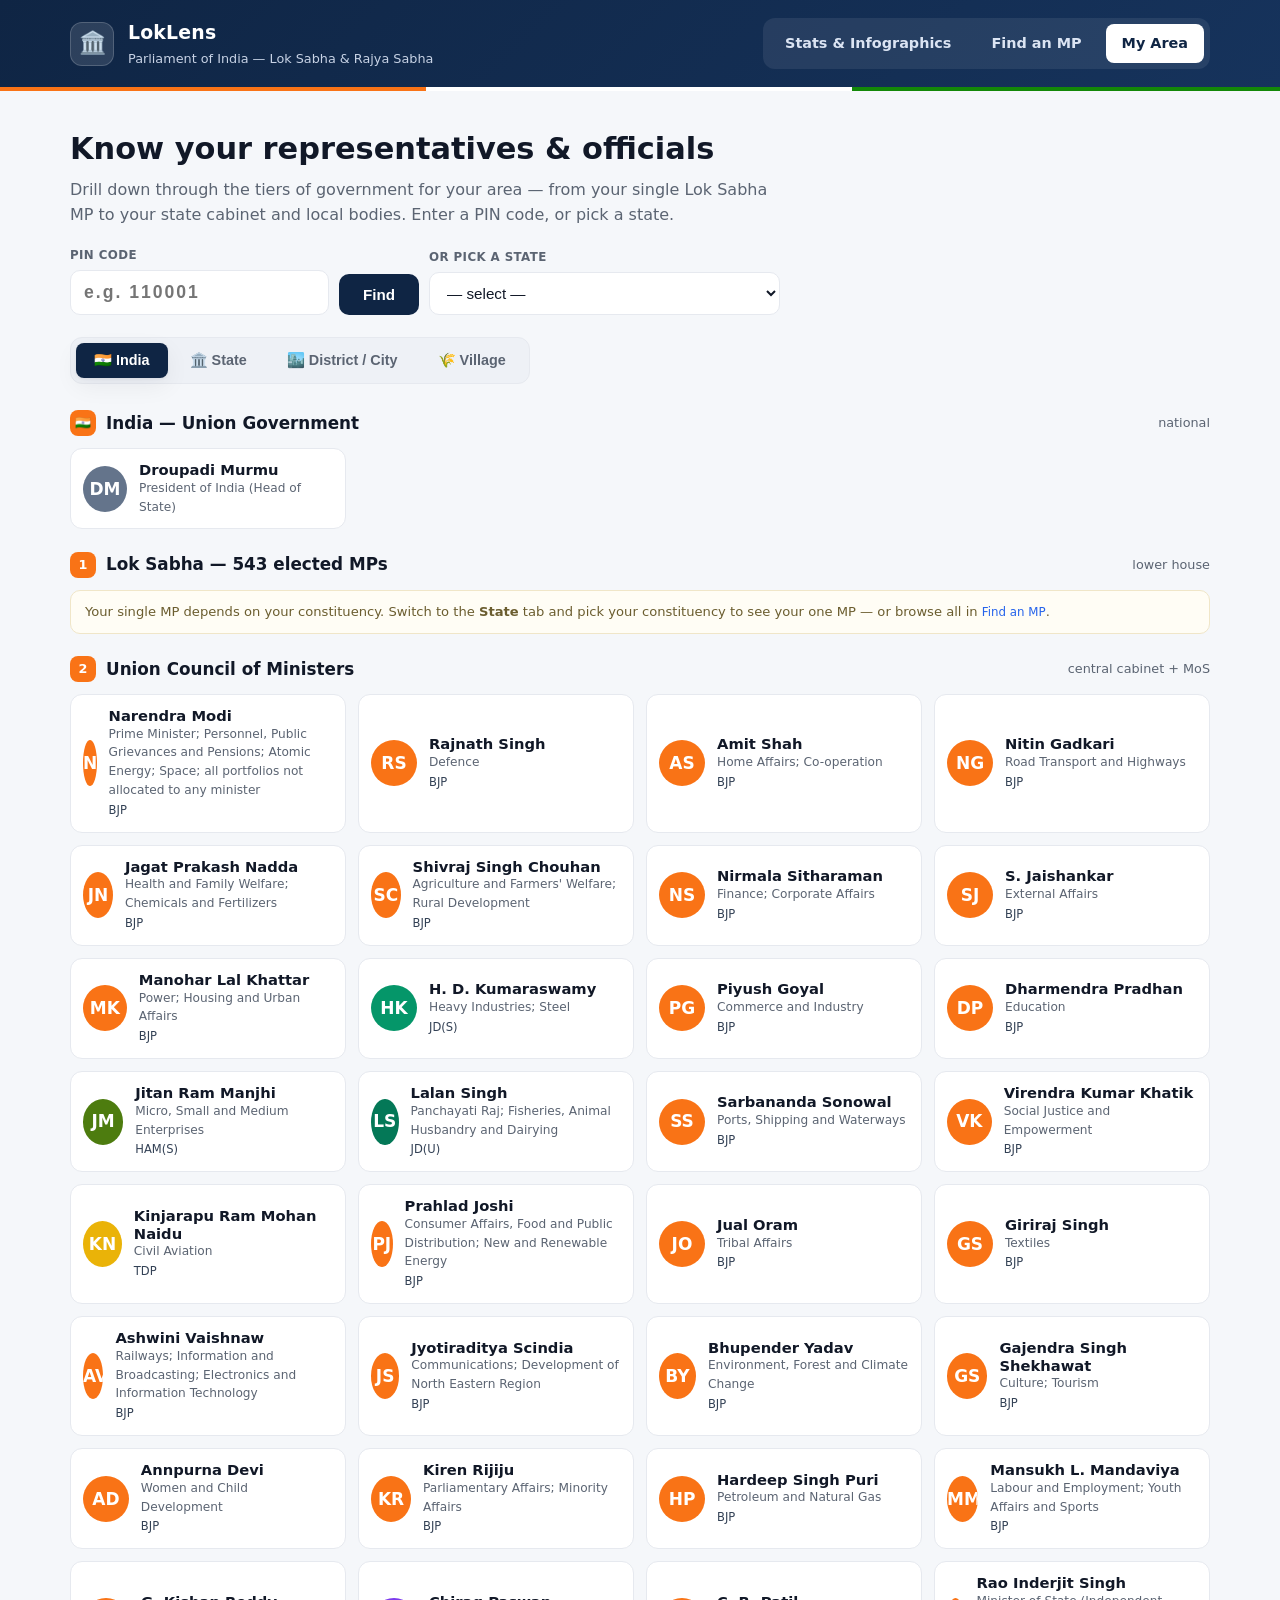
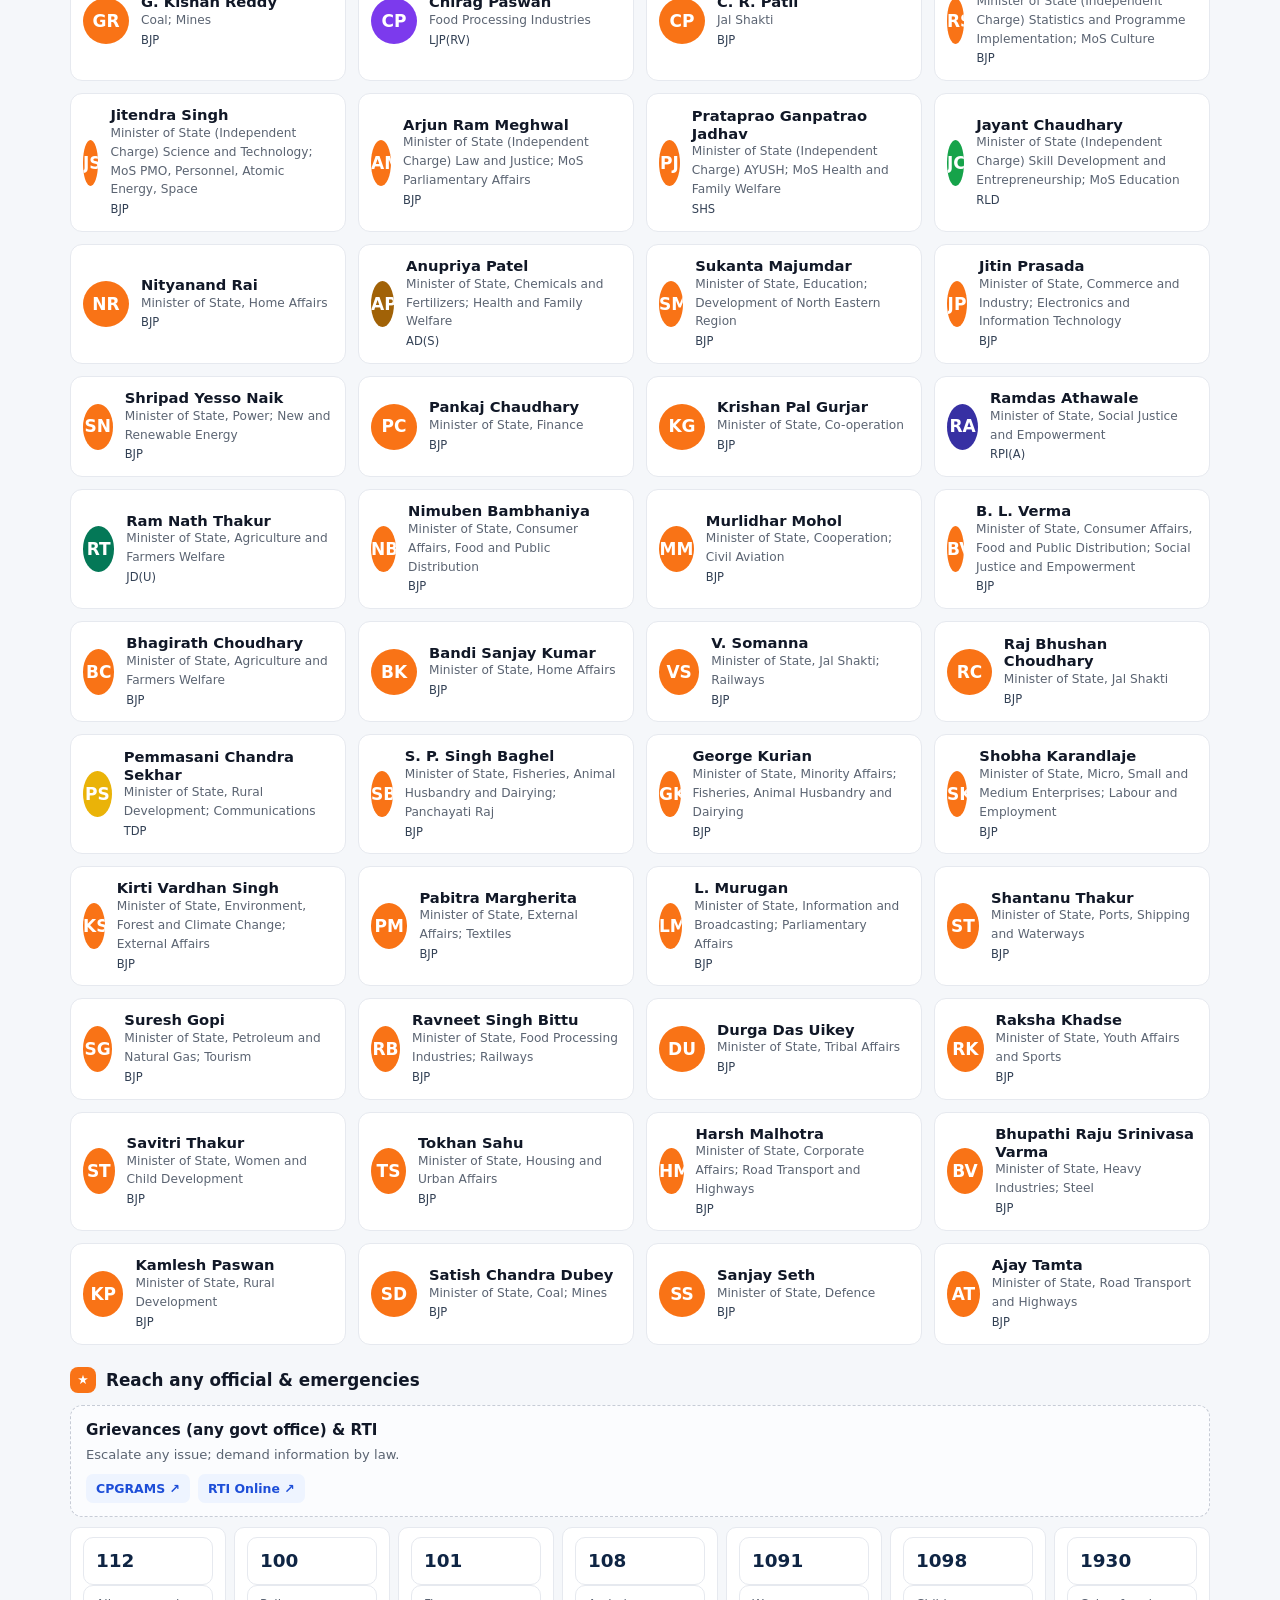
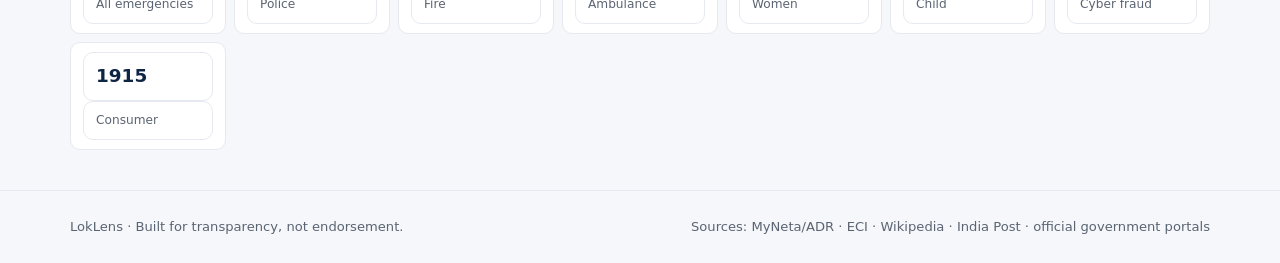
<file: area.html>
<!DOCTYPE html>
<html lang="en">
<head>
<meta charset="UTF-8">
<meta name="viewport" content="width=device-width, initial-scale=1.0">
<title>My Area — Know Your Representatives | LokLens</title>
<link rel="stylesheet" href="styles.css">
</head>
<body>
<header class="site-head">
  <div class="wrap">
    <div class="brand"><div class="emblem">🏛️</div>
      <div><h1>LokLens</h1><p>Parliament of India — Lok Sabha &amp; Rajya Sabha</p></div>
    </div>
    <nav class="tabs">
      <a href="index.html">Stats &amp; Infographics</a>
      <a href="mps.html">Find an MP</a>
      <a href="area.html" class="active">My Area</a>
    </nav>
  </div>
</header>

<main class="wrap">
  <section class="hero">
    <h2>Know your representatives &amp; officials</h2>
    <p>Drill down through the tiers of government for your area — from your single Lok Sabha MP to your
       state cabinet and local bodies. Enter a PIN code, or pick a state.</p>
    <div class="pin-search">
      <div><label class="fl">PIN code</label><input type="text" id="pin" inputmode="numeric" maxlength="6" placeholder="e.g. 110001"></div>
      <button class="pin-btn" id="go">Find</button>
      <div><label class="fl">or pick a state</label><select id="stateSel" style="min-width:220px"></select></div>
    </div>
    <p class="pin-eg" id="msg"></p>
    <div class="loc-card" id="locCard" style="display:none"></div>
  </section>

  <div class="house-toggle" id="levelNav" style="margin-top:6px">
    <button data-lvl="india" class="active">🇮🇳 India</button>
    <button data-lvl="state">🏛️ State</button>
    <button data-lvl="district">🏙️ District / City</button>
    <button data-lvl="village">🌾 Village</button>
  </div>

  <div id="results"></div>
</main>

<footer class="site-foot"><div class="wrap">
  <span>LokLens · Built for transparency, not endorsement.</span>
  <span>Sources: MyNeta/ADR · ECI · Wikipedia · India Post · official government portals</span>
</div></footer>

<script src="data_full.js"></script>
<script src="governance.js"></script>
<script src="ministers.js"></script>
<script src="mla.js"></script>
<script src="acmap.js"></script>
<script src="pins.js"></script>
<script src="photos.js"></script>
<script src="common.js"></script>
<script>
const results=document.getElementById("results"), msg=document.getElementById("msg");
const stateKey=s=>(s||"").toLowerCase().replace(/&/g,"and").replace(/[^a-z]/g,"");
const cur={level:"india", state:"", district:"", pin:""};

const allStates=[...new Set(MPS.map(m=>m.state))].filter(s=>s&&s!=="Nominated").sort();
document.getElementById("stateSel").innerHTML='<option value="">— select —</option>'+allStates.map(s=>`<option>${s}</option>`).join("");

function matchStateName(name){
  const k=stateKey(name);
  return allStates.find(s=>stateKey(s)===k) || allStates.find(s=>stateKey(s).includes(k)||k.includes(stateKey(s))) || name;
}
function govOf(state){ const k=stateKey(state); return GOVERNANCE.find(g=>stateKey(g.state)===k)||GOVERNANCE.find(g=>stateKey(g.state).includes(k)||k.includes(stateKey(g.state))); }
function minOf(state){ const k=stateKey(state); const key=Object.keys(MINISTERS).find(s=>stateKey(s)===k); return key?MINISTERS[key]:[]; }
function mlaOf(state){ const k=stateKey(state); const key=Object.keys(MLAS).find(s=>stateKey(s)===k); return key?MLAS[key]:[]; }
function acmapOf(state){ const k=stateKey(state); const key=Object.keys(ACMAP).find(s=>stateKey(s)===k); return key?ACMAP[key]:[]; }
const ncon=s=>(s||"").toLowerCase().replace(/\(s[ct]\)/g,"").replace(/[^a-z]/g,""); // constituency-name normaliser (strips no., parens)
function autoResolve(pin){
  cur.exactPC=cur.exactAC=null; cur.autoPCs=null; cur.autoACs=null;
  const cp=(typeof CURATED_PINS!=="undefined")?CURATED_PINS[pin]:null;
  if(cp){ cur.state=matchStateName(cp.state)||cur.state; cur.exactPC=cp.pc; cur.exactAC=cp.ac; cur.autoPCs=[cp.pc]; cur.autoACs=[cp.ac]; return; }
  const gp=(typeof PINS!=="undefined")?PINS[pin]:null;   // full generated map (build_pincode_constituency.py)
  if(gp && (gp.ac||gp.pc)){ if(gp.state) cur.state=matchStateName(gp.state)||cur.state;
    if(gp.pc){cur.exactPC=gp.pc;cur.autoPCs=[gp.pc];} if(gp.ac){cur.exactAC=gp.ac;cur.autoACs=[gp.ac];} return; }
  if(!cur.district) return;
  const dk=ncon(cur.district);
  const rows=acmapOf(cur.state).filter(r=>{ const a=ncon(r.district); return a&&(a===dk||a.includes(dk)||dk.includes(a)); });
  if(rows.length){
    cur.autoPCs=[...new Set(rows.map(r=>r.pc).filter(Boolean))];
    cur.autoACs=[...new Set(rows.map(r=>r.ac).filter(Boolean))];
    if(cur.autoPCs.length===1) cur.exactPC=cur.autoPCs[0];
    if(cur.autoACs.length===1) cur.exactAC=cur.autoACs[0];
  }
}

function personCard(p, role, href){
  const obj={id:p.id||p.wiki_title||p.name, name:p.name, wiki_title:p.wiki_title||p.name, party:p.party};
  const ext=href&&href.startsWith("http");
  return `<a class="pcard" href="${href||'#'}" ${ext?'target="_blank" rel="noopener"':''}>
    ${avatarHTML(obj,46)}
    <div><div class="nm">${p.name}</div><div class="rl">${role||""}</div>${p.party?`<div class="pty">${p.party}</div>`:""}</div></a>`;
}
function wiki(t){ return "https://en.wikipedia.org/wiki/"+encodeURIComponent((t||"").replace(/ /g,"_")); }
function office(title, role, links){
  return `<div class="office"><h4>${title}</h4><p class="role">${role}</p><div class="links">${(links||[]).map(l=>`<a href="${l.u}" target="_blank" rel="noopener">${l.t} ↗</a>`).join("")}</div></div>`;
}
function tier(num,title,sub,inner){ return `<div class="tier"><div class="tier-head"><span class="tier-num">${num}</span><h3>${title}</h3>${sub?`<span class="sub">${sub}</span>`:""}</div>${inner}</div>`; }
const H=[];
function grid(cards){ return `<div class="person-grid">${cards.join("")}</div>`; }
function need(o){ H.push(o); return o; }

function crossBlock(){
  return tier("★","Reach any official & emergencies","",
    office("Grievances (any govt office) & RTI","Escalate any issue; demand information by law.",
      [{t:"CPGRAMS",u:"https://pgportal.gov.in/"},{t:"RTI Online",u:"https://rtionline.gov.in/"}])+
    `<div style="margin-top:10px" class="emerg">
      <div><div class="n">112</div><div class="w">All emergencies</div></div>
      <div><div class="n">100</div><div class="w">Police</div></div>
      <div><div class="n">101</div><div class="w">Fire</div></div>
      <div><div class="n">108</div><div class="w">Ambulance</div></div>
      <div><div class="n">1091</div><div class="w">Women</div></div>
      <div><div class="n">1098</div><div class="w">Child</div></div>
      <div><div class="n">1930</div><div class="w">Cyber fraud</div></div>
      <div><div class="n">1915</div><div class="w">Consumer</div></div>
    </div>`);
}

function renderIndia(){
  H.length=0;
  let h=tier("🇮🇳","India — Union Government","national",
    grid([personCard(need({id:PRESIDENT.id,name:PRESIDENT.name,wiki_title:PRESIDENT.wiki_title}),"President of India (Head of State)",wiki(PRESIDENT.wiki_title))]));
  h+=tier("1","Lok Sabha — 543 elected MPs","lower house",
    `<div class="area-note">Your single MP depends on your constituency. Switch to the <b>State</b> tab and pick your constituency to see your one MP — or browse all in <a class="src-link" href="mps.html">Find an MP</a>.</div>`);
  const uni=MINISTERS["Union"]||[];
  if(uni.length) h+=tier("2","Union Council of Ministers","central cabinet + MoS",
    grid(uni.map(m=>personCard(need(m), m.portfolio||"Minister", wiki(m.wiki_title)))));
  h+=crossBlock();
  results.innerHTML=h; hydratePhotos(H);
}

function repCardH(p,role,sub,href){const o={id:p.id||p.wiki_title||p.name,name:p.name,wiki_title:p.wiki_title||p.name,party:p.party};const ext=href&&href.startsWith("http");return `<a class="repcard" href="${href||'#'}" ${ext?'target="_blank" rel="noopener"':''}>${avatarHTML(o,66)}<div style="min-width:0"><div class="role">${role}</div><div class="nm">${p.name}</div>${sub?`<div class="sub">${sub}</div>`:""}${p.party?`<span class="pill" style="background:${partyColor(p)}">${p.party}</span>`:""}</div><span class="go">›</span></a>`;}
function sRowH(p,role,href){const o={id:p.id||p.wiki_title||p.name,name:p.name,wiki_title:p.wiki_title||p.name,party:p.party};const ext=href&&href.startsWith("http");return `<a class="srow" href="${href||'#'}" ${ext?'target="_blank" rel="noopener"':''}>${avatarHTML(o,32)}<div><div class="nm">${p.name}</div><div class="rl">${role||""}</div></div></a>`;}
function sideCardH(title,count,body,open){return `<details class="side-card" ${open?"open":""}><summary>${title}${count!=null?` <span class="cnt">${count}</span>`:""}</summary><div class="side-body">${body}</div></details>`;}

function renderState(){
  if(!cur.state){ results.innerHTML=`<div class="area-note">Enter a PIN code or pick a state above to see your representatives.</div>`; return; }
  H.length=0;
  const RECENT_POLL={"West Bengal":"West Bengal held its Assembly election in April 2026; a new government took office in May 2026. The Chief Minister and MLAs reflect that; the full new Council of Ministers is still being compiled."};
  const st=cur.state, g=govOf(st);
  const minsSuppressed=!!RECENT_POLL[st];
  let mins=minsSuppressed?[]:minOf(st);
  const lsMPs=MPS.filter(m=>m.house==="Lok Sabha"&&m.state===st).sort((a,b)=>a.constituency.localeCompare(b.constituency));
  const rsMPs=MPS.filter(m=>m.house==="Rajya Sabha"&&m.state===st);
  const mlas=mlaOf(st);

  // MP slot
  const exactMP = cur.exactPC ? lsMPs.find(m=>ncon(m.constituency)===ncon(cur.exactPC)) : null;
  let mpSlot;
  if(exactMP){ need(exactMP); mpSlot=repCardH(exactMP,"Your MP · Lok Sabha",exactMP.constituency,"mps.html?id="+encodeURIComponent(exactMP.id)); }
  else { const opts=`<select id="acPick"><option value="">Select your Lok Sabha constituency…</option>${lsMPs.map(m=>`<option value="${m.id}">${m.constituency}</option>`).join("")}</select>`;
    const hint=(cur.autoPCs&&cur.autoPCs.length>1)?`Your area (${cur.district||st}) spans ${cur.autoPCs.length} seats — pick yours:`:`Select your Lok Sabha constituency:`;
    mpSlot=`<div class="repcard empty-pick"><div class="role">Your MP · Lok Sabha</div><div class="sub" style="margin:6px 0">${hint}</div>${opts}<div id="mpOut" style="margin-top:10px"></div></div>`; }

  // MLA slot
  const exactMLA = (mlas.length&&cur.exactAC) ? mlas.find(m=>ncon(m.ac)===ncon(cur.exactAC)) : null;
  let mlaSlot;
  if(exactMLA){ need(exactMLA); mlaSlot=repCardH(exactMLA,"Your MLA · State Assembly",exactMLA.ac,wiki(exactMLA.wiki_title)); }
  else if(mlas.length){ const opts=`<select id="mlaPick"><option value="">Select your assembly constituency…</option>${mlas.map(m=>`<option value="${m.id}">${m.ac}</option>`).join("")}</select>`;
    const hint=(cur.autoACs&&cur.autoACs.length>1)?`${cur.district||st} has ${cur.autoACs.length} assembly seats — pick yours:`:`Select your assembly constituency:`;
    mlaSlot=`<div class="repcard empty-pick"><div class="role">Your MLA · State Assembly</div><div class="sub" style="margin:6px 0">${hint}</div>${opts}<div id="mlaOut" style="margin-top:10px"></div></div>`; }
  else { mlaSlot=`<div class="repcard empty-pick"><div class="role">Your MLA · State Assembly</div><div class="sub" style="margin:6px 0">Assembly directory not compiled for this state/UT yet.</div><a class="src-link" href="https://voters.eci.gov.in/" target="_blank" rel="noopener">Find your MLA (ECI) ↗</a></div>`; }

  // state heads
  const heads=[];
  if(g&&g.cm) heads.push(repCardH(need(g.cm),"Chief Minister"+(g.cm.since?" · since "+String(g.cm.since).slice(0,4):""),"",wiki(g.cm.wiki_title||g.cm.name)));
  (g&&g.deputy_cm||[]).forEach(d=>heads.push(repCardH(need(d),"Deputy Chief Minister","",wiki(d.wiki_title||d.name))));
  if(g&&g.governor) heads.push(repCardH(need(g.governor),(g.governor.title||"Governor"),"",wiki(g.governor.wiki_title||g.governor.name)));

  let main=`<h3 class="focus-h">Your elected representatives <span class="hint2">${st}</span></h3><div class="rep-grid">${mpSlot}${mlaSlot}</div>`;
  main+=`<h3 class="focus-h">Your state government</h3><div class="rep-grid">${heads.join("")||'<div class="empty" style="padding:10px">Not available.</div>'}</div>`;
  if(minsSuppressed) main+=`<div class="area-note">⚠ ${RECENT_POLL[st]}</div>`;

  // sidebar (reference)
  let side="";
  if(rsMPs.length) side+=sideCardH(`Rajya Sabha — ${st}`, rsMPs.length, rsMPs.map(m=>{need(m);return sRowH(m,(m.party||"")+(m.term_ends?" · to "+m.term_ends:""),"mps.html?id="+encodeURIComponent(m.id));}).join(""), false);
  if(mins.length) side+=sideCardH("State Council of Ministers", mins.length, mins.map(m=>{need(m);return sRowH(m,m.portfolio||"Minister",wiki(m.wiki_title));}).join(""), false);
  else if(minsSuppressed) side+=`<div class="side-card"><div class="side-title">State Council of Ministers</div><div style="padding:0 15px 12px;font-size:.82rem;color:var(--muted)">New cabinet being compiled after the recent election.</div></div>`;
  side+=sideCardH("Grievances & emergencies", null,
    `<a class="srow" href="https://pgportal.gov.in/" target="_blank" rel="noopener"><div><div class="nm">CPGRAMS — file a grievance</div><div class="rl">to any government office</div></div></a>
     <a class="srow" href="https://rtionline.gov.in/" target="_blank" rel="noopener"><div><div class="nm">RTI Online</div><div class="rl">demand information by law</div></div></a>
     <div class="emerg" style="padding:8px 4px 2px">
      <div><div class="n">112</div><div class="w">Emergency</div></div><div><div class="n">100</div><div class="w">Police</div></div>
      <div><div class="n">108</div><div class="w">Ambulance</div></div><div><div class="n">1091</div><div class="w">Women</div></div>
      <div><div class="n">1098</div><div class="w">Child</div></div><div><div class="n">1930</div><div class="w">Cyber</div></div></div>`, false);

  results.innerHTML=`<div class="area-grid"><div class="area-main">${main}</div><aside class="area-side">${side}</aside></div>`;
  hydratePhotos(H);
  const sel=document.getElementById("acPick");
  if(sel) sel.onchange=e=>{ const m=MPS.find(x=>x.id===e.target.value); document.getElementById("mpOut").innerHTML=m?repCardH(m,"Your MP · Lok Sabha",m.constituency,"mps.html?id="+encodeURIComponent(m.id)):""; if(m)hydratePhotos([m]); };
  const msel=document.getElementById("mlaPick");
  if(msel) msel.onchange=e=>{ const m=mlaOf(st).find(x=>x.id===e.target.value); document.getElementById("mlaOut").innerHTML=m?repCardH(m,"Your MLA · State Assembly",m.ac,wiki(m.wiki_title)):""; if(m)hydratePhotos([m]); };
}

function renderDistrict(){
  const d=cur.district||"your district", st=cur.state?(" · "+cur.state):"";
  results.innerHTML=tier("🏙️","District / City"+ (cur.district?(" — "+cur.district):""), cur.state||"",
    `<div class="area-note">These officials are appointed/elected locally and change often — there is no reliable national dataset, so each is shown with its role and the official place to find the current person & contact.</div>
     <div style="display:grid;gap:10px">`+
     office("District Collector / District Magistrate (DM)","IAS officer heading the district — revenue, land, disaster relief, coordination.",
       [{t:"District portal (usually "+(cur.district?slugDist(cur.district):"district")+".nic.in)",u:cur.district?("https://"+slugDist(cur.district)+".nic.in"):"https://www.india.gov.in/my-government/district-e-governance"},{t:"CPGRAMS",u:"https://pgportal.gov.in/"}])+
     office("Municipal Commissioner","IAS/state officer who runs the city corporation day-to-day (water, roads, garbage, property tax).",
       [{t:"Your Municipal Corporation",u:"https://www.india.gov.in/topics/urban-rural-life/municipality"},{t:"Civic complaints (Swachhata)",u:"https://swachhata.mohua.gov.in/"}])+
     office("Mayor","Elected ceremonial head of the Municipal Corporation.",
       [{t:"City corporation site",u:"https://www.india.gov.in/topics/urban-rural-life/municipality"}])+
     office("Ward Corporator / Councillor","Your elected local representative for your ward — first point for neighbourhood civic issues.",
       [{t:"Find your ward (corporation site)",u:"https://www.india.gov.in/topics/urban-rural-life/municipality"}])+
     office("Superintendent of Police (SP) / Commissioner of Police","District police head; local point is your Station House Officer (SHO).",
       [{t:"Emergency 112",u:"tel:112"},{t:"State Police portal",u:"https://www.india.gov.in/topics/law-justice/police"}])+
    `</div>`) + crossBlock2();
}
function crossBlock2(){ return ""; }
function slugDist(d){ return (d||"").toLowerCase().replace(/[^a-z]/g,""); }

function renderVillage(){
  results.innerHTML=tier("🌾","Village / Rural Local Government", cur.district||cur.state||"",
    `<div class="area-note">Rural governance is the 3-tier Panchayati Raj. There are ~2.5 lakh gram panchayats — no national directory of names exists, so use the official portals to find your local reps.</div>
     <div style="display:grid;gap:10px">`+
     office("Gram Panchayat & Sarpanch (Pradhan)","Village-level elected council and its head (Sarpanch/Pradhan) — local works, water, sanitation, certificates.",
       [{t:"Panchayat portal",u:"https://panchayat.gov.in/"},{t:"eGramSwaraj",u:"https://egramswaraj.gov.in/"}])+
     office("Ward Members (Panch)","Elected members of the Gram Panchayat for each ward of the village.",
       [{t:"eGramSwaraj directory",u:"https://egramswaraj.gov.in/"}])+
     office("Panchayat Samiti (Block) & Zilla Parishad (District)","Intermediate (block, run by the BDO) and district tiers of rural self-government.",
       [{t:"Panchayat portal",u:"https://panchayat.gov.in/"}])+
    `</div>`);
}

function render(){
  document.querySelectorAll("#levelNav button").forEach(b=>b.classList.toggle("active",b.dataset.lvl===cur.level));
  if(cur.level==="india") renderIndia();
  else if(cur.level==="state") renderState();
  else if(cur.level==="district") renderDistrict();
  else if(cur.level==="village") renderVillage();
  results.scrollIntoView({behavior:"smooth",block:"nearest"});
}

function setLoc(state,district,areaNames,pin){
  cur.state=matchStateName(state); cur.district=district||""; cur.pin=pin||"";
  const lc=document.getElementById("locCard");
  lc.style.display="flex";
  lc.innerHTML=`${pin?`<div><div class="l">PIN</div><div class="v">${pin}</div></div>`:""}
    ${areaNames?`<div><div class="l">Area</div><div class="v">${areaNames}</div></div>`:""}
    ${district?`<div><div class="l">District</div><div class="v">${district}</div></div>`:""}
    <div><div class="l">State / UT</div><div class="v">${cur.state}</div></div>`;
}

async function lookupPin(pin){
  if(!/^\d{6}$/.test(pin)){ msg.textContent="Please enter a valid 6-digit PIN code."; return; }
  msg.textContent="Looking up "+pin+"…";
  try{
    const j=await fetch("https://api.postalpincode.in/pincode/"+pin).then(r=>r.json());
    const rec=j&&j[0];
    if(!rec||rec.Status!=="Success"||!rec.PostOffice||!rec.PostOffice.length){ msg.textContent="No area found for "+pin+". Use the state picker."; return; }
    const pos=rec.PostOffice;
    const names=[...new Set(pos.map(p=>p.Name))].slice(0,3).join(", ")+(pos.length>3?"…":"");
    msg.textContent="";
    setLoc(pos[0].State, pos[0].District, names, pin);
    autoResolve(pin);
    cur.level="state"; render();
  }catch(e){ msg.textContent="Couldn't reach the postal service — use the state picker."; }
}

document.getElementById("go").onclick=()=>lookupPin(document.getElementById("pin").value.trim());
document.getElementById("pin").addEventListener("keydown",e=>{ if(e.key==="Enter") lookupPin(e.target.value.trim()); });
document.getElementById("stateSel").onchange=e=>{ if(e.target.value){ setLoc(e.target.value,"","",""); cur.exactPC=cur.exactAC=null; cur.autoPCs=cur.autoACs=null; cur.level="state"; render(); } };
document.querySelectorAll("#levelNav button").forEach(b=>b.onclick=()=>{ cur.level=b.dataset.lvl; render(); });

const qp=new URLSearchParams(location.search).get("pin"); if(qp){ document.getElementById("pin").value=qp; lookupPin(qp); } else render();
</script>
</body>
</html>
</file>
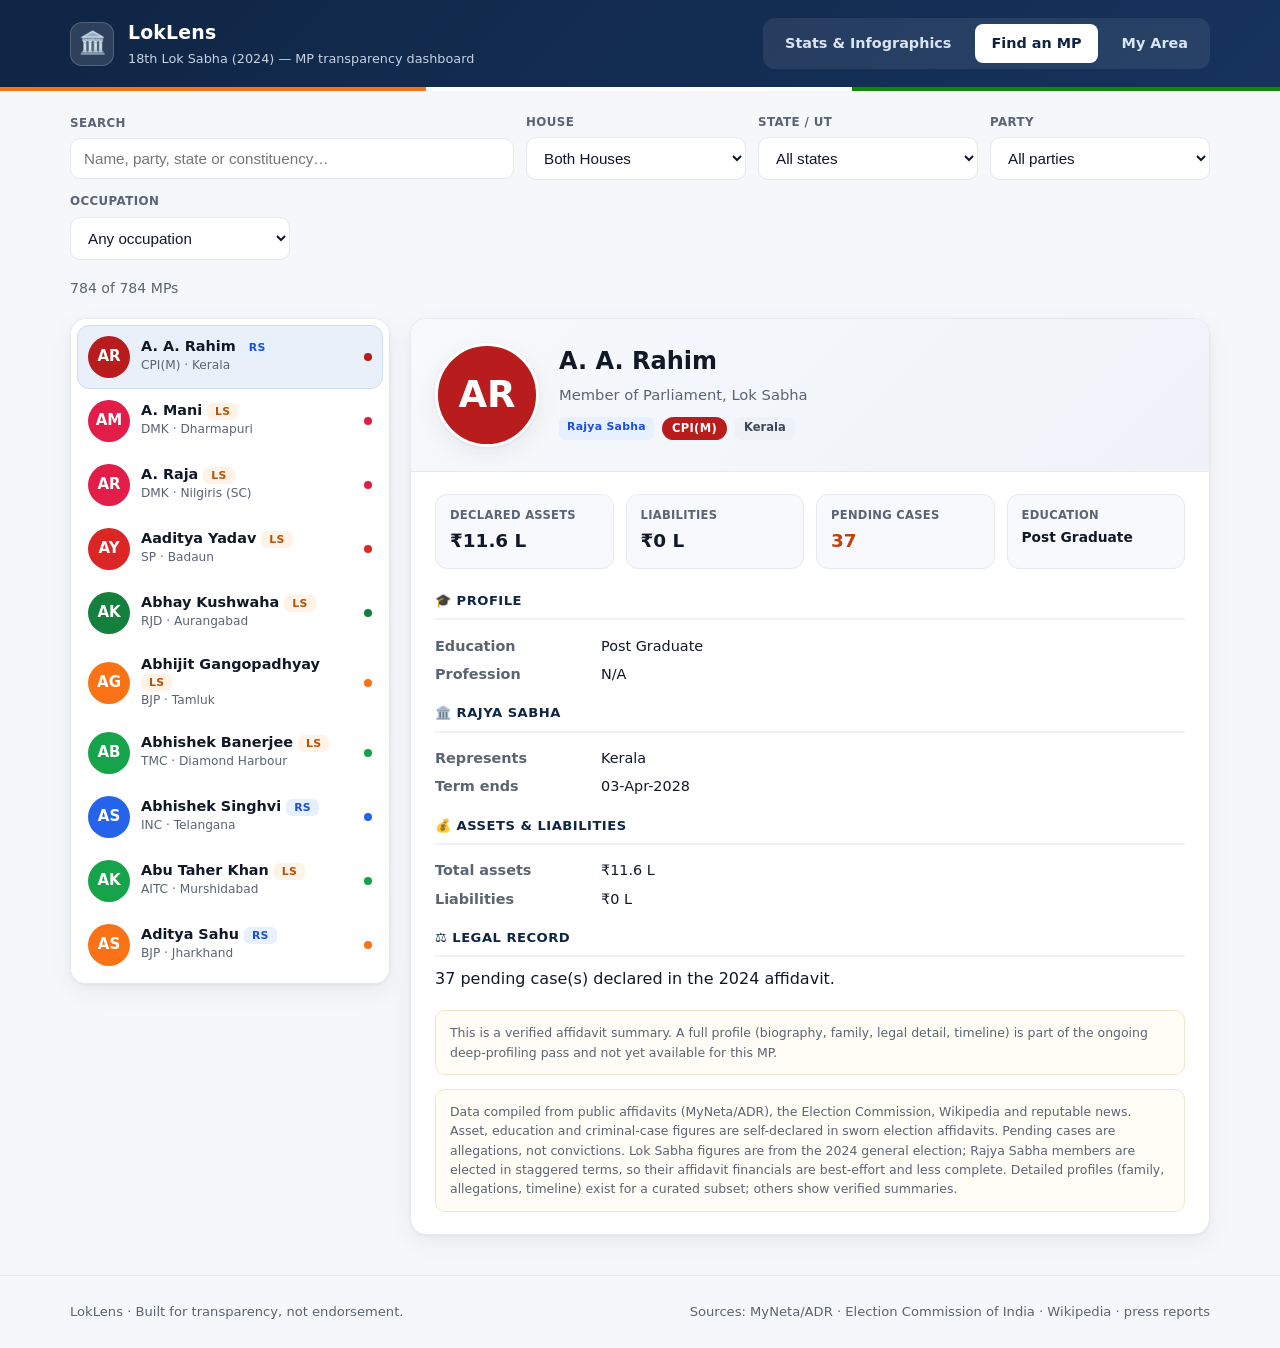
<file: mps.html>
<!DOCTYPE html>
<html lang="en">
<head>
<meta charset="UTF-8">
<meta name="viewport" content="width=device-width, initial-scale=1.0">
<title>Find an MP — LokLens</title>
<link rel="stylesheet" href="styles.css">
</head>
<body>
<header class="site-head">
  <div class="wrap">
    <div class="brand">
      <div class="emblem">🏛️</div>
      <div><h1>LokLens</h1><p>18th Lok Sabha (2024) — MP transparency dashboard</p></div>
    </div>
    <nav class="tabs">
      <a href="index.html">Stats & Infographics</a>
      <a href="mps.html" class="active">Find an MP</a>
      <a href="area.html">My Area</a>
    </nav>
  </div>
</header>

<main class="wrap">
  <div class="controls">
    <div class="field"><label for="search">Search</label><input type="text" id="search" placeholder="Name, party, state or constituency…" autocomplete="off"></div>
    <div class="field" style="max-width:160px"><label for="houseF">House</label><select id="houseF"><option value="">Both Houses</option><option value="Lok Sabha">Lok Sabha</option><option value="Rajya Sabha">Rajya Sabha</option></select></div>
    <div class="field" style="max-width:190px"><label for="stateF">State / UT</label><select id="stateF"></select></div>
    <div class="field" style="max-width:170px"><label for="partyF">Party</label><select id="partyF"></select></div>
    <div class="field" style="max-width:170px"><label for="occF">Occupation</label><select id="occF"></select></div>
  </div>
  <p class="section-sub" id="countLine"></p>
  <div class="layout">
    <aside class="card mp-list" id="mpList"></aside>
    <section class="card profile" id="profile"></section>
  </div>
</main>

<footer class="site-foot"><div class="wrap">
  <span>LokLens · Built for transparency, not endorsement.</span>
  <span>Sources: MyNeta/ADR · Election Commission of India · Wikipedia · press reports</span>
</div></footer>

<script src="data_full.js"></script>
<script src="photos.js"></script>
<script src="common.js"></script>
<script>
const sorted=[...MPS].sort((a,b)=>a.name.localeCompare(b.name));
const params=new URLSearchParams(location.search);
let current=params.get("id")||sorted[0].id;
if(!MPS.find(m=>m.id===current)) current=sorted[0].id;
let fText=params.get("q")||"", fState="", fParty="", fOcc="", fHouse=params.get("house")||"";

const houseF=document.getElementById("houseF"), stateF=document.getElementById("stateF"), partyF=document.getElementById("partyF"), occF=document.getElementById("occF"), searchB=document.getElementById("search");
if(fHouse) houseF.value=fHouse;
stateF.innerHTML='<option value="">All states</option>'+[...new Set(MPS.map(m=>m.state))].sort().map(s=>`<option>${s}</option>`).join("");
partyF.innerHTML='<option value="">All parties</option>'+[...new Set(MPS.map(m=>m.party))].sort().map(p=>`<option>${p}</option>`).join("");
const allOcc=[...new Set(MPS.flatMap(m=>occTags(m)))].sort((a,b)=>occLabel(a).localeCompare(occLabel(b)));
occF.innerHTML='<option value="">Any occupation</option>'+allOcc.map(o=>`<option value="${o}">${occLabel(o)}</option>`).join("");
searchB.value=fText;

function matches(m){
  if(fHouse&&m.house!==fHouse) return false;
  if(fState&&m.state!==fState) return false;
  if(fParty&&m.party!==fParty) return false;
  if(fOcc&&!occTags(m).includes(fOcc)) return false;
  if(fText){ const q=fText.toLowerCase(); if(![m.name,m.party,m.party_full,m.state,m.constituency,m.profession].some(x=>(x||"").toLowerCase().includes(q))) return false; }
  return true;
}
function renderList(){
  const list=sorted.filter(matches);
  document.getElementById("countLine").textContent=`${list.length} of ${MPS.length} MPs`;
  document.getElementById("mpList").innerHTML=list.length? list.map(m=>`
    <div class="mp-item ${m.id===current?"active":""}" data-id="${m.id}">
      ${avatarHTML(m,42)}
      <div><div class="nm">${m.name} <span class="house-badge ${m.house==="Lok Sabha"?"ls":"rs"}">${m.house==="Lok Sabha"?"LS":"RS"}</span></div><div class="cn">${m.party} · ${m.constituency}</div></div>
      <span class="dot" style="background:${partyColor(m)}"></span>
    </div>`).join("") : `<div class="empty" style="padding:16px">No MPs match.</div>`;
  document.querySelectorAll(".mp-item").forEach(el=>el.onclick=()=>{current=el.dataset.id;renderList();renderProfile();});
  hydratePhotos(list.slice(0,80));
}
function srcLink(u,l){ return u?` <a class="src-link" href="${u}" target="_blank" rel="noopener">${l||"source ↗"}</a>`:""; }
function itemText(it){ return typeof it==="string"?it:(it.text||it.event||it.desc||""); }
function block(title,html){ return `<div class="block"><h4>${title}</h4>${html}</div>`; }

function renderProfile(){
  const m=MPS.find(x=>x.id===current); const el=document.getElementById("profile");
  const caseCls=(m.criminal_cases||0)>0?"warn":"ok";
  const caseVal=m.criminal_cases==null?"N/A":(m.criminal_cases===0?"None":m.criminal_cases);
  let html=`
   <div class="p-head">${avatarHTML(m,104)}
     <div class="who"><h2>${m.name}</h2>
       <p class="role">${m.positions||m.profession||m.one_liner||"Member of Parliament, Lok Sabha"}</p>
       <div class="meta">
         <span class="house-badge ${m.house==="Lok Sabha"?"ls":"rs"}">${m.house||"Lok Sabha"}</span>
         <span class="pill" style="background:${partyColor(m)}">${m.party_full||m.party}</span>
         <span class="tag">${m.house==="Rajya Sabha"?(m.nominated?"Nominated":m.state):m.constituency+", "+m.state}</span>
         ${m.age?`<span class="tag">Age ${m.age}</span>`:""}${m.gender?`<span class="tag">${m.gender}</span>`:""}
         ${occTags(m).map(t=>`<span class="tag" style="background:#e0f2fe;color:#0c4a6e">${occLabel(t)}</span>`).join("")}
       </div>
     </div>
   </div>
   <div class="p-body">
     <div class="stat-row">
       <div class="mini"><div class="l">Declared assets</div><div class="v">${fmtCrore(m.assets_total_inr)}</div></div>
       <div class="mini"><div class="l">Liabilities</div><div class="v">${fmtCrore(m.liabilities_inr)}</div></div>
       <div class="mini"><div class="l">Pending cases</div><div class="v ${caseCls}">${caseVal}</div></div>
       <div class="mini"><div class="l">Education</div><div class="v" style="font-size:.86rem">${(m.education||"N/A").split("—")[0].split("(")[0].trim()||"N/A"}</div></div>
     </div>`;

  if(m.ai_bio) html+=block("📋 Overview",`<div class="bio">${m.ai_bio}</div>`);
  html+=block("🎓 Profile",`<dl class="kv">
     <dt>Education</dt><dd>${m.education||"N/A"}</dd>
     <dt>Profession</dt><dd>${m.profession||"N/A"}</dd>
     ${m.positions?`<dt>Positions</dt><dd>${m.positions}</dd>`:""}</dl>`);

  if(m.election){ const e=m.election; const line=[
     e.votes!=null?fmtNum(e.votes)+" votes":null, e.vote_share_pct!=null?e.vote_share_pct+"% vote share":null,
     e.margin!=null?"won by "+fmtNum(e.margin):null, e.runner_up?"over "+e.runner_up+(e.runner_up_party?" ("+e.runner_up_party+")":""):null
    ].filter(Boolean).join(" · ");
    html+=block("🗳️ 2024 election result", `<p>${line||'<span class="empty">Not available.</span>'}</p>`); }
  if(m.house==="Rajya Sabha") html+=block("🏛️ Rajya Sabha", `<dl class="kv"><dt>Represents</dt><dd>${m.nominated?"Nominated member (President's nominee)":m.state}</dd>${m.term_ends?`<dt>Term ends</dt><dd>${m.term_ends}</dd>`:""}</dl>`);

  html+=block("💰 Assets & liabilities",`<dl class="kv">
     <dt>Total assets</dt><dd>${fmtCrore(m.assets_total_inr)}</dd>
     <dt>Liabilities</dt><dd>${fmtCrore(m.liabilities_inr)}</dd>
     ${m.fin_source?`<dt>Affidavit source</dt><dd><a class="src-link" href="${m.fin_source}" target="_blank" rel="noopener">MyNeta ↗</a></dd>`:""}
     ${m.businesses&&m.businesses.length?`<dt>Business interests</dt><dd>${m.businesses.map(b=>itemText(b)+srcLink(b.source)).join("<br>")}</dd>`:""}
   </dl>`);

  html+=block("⚖️ Legal record", `<p>${m.criminal_summary||(m.criminal_cases!=null?(m.criminal_cases===0?"No pending criminal cases declared in the 2024 affidavit.":m.criminal_cases+" pending case(s) declared in the 2024 affidavit."):'<span class="empty">No information.</span>')}</p>`+
     ((m.allegations&&m.allegations.length)?m.allegations.map(a=>`<div class="alleg"><div class="st">${a.status||"Reported"}</div><div class="tx">${a.text}${srcLink(a.source)}</div></div>`).join(""):""));

  if(m.family&&m.family.length) html+=block("👪 Family & relations", m.family.map(f=>`<div class="rel"><span class="r">${f.relation}</span><div class="d"><b>${f.name||""}</b>${f.detail||""}${srcLink(f.source)}</div></div>`).join(""));
  if(m.notable_work&&m.notable_work.length) html+=block("⭐ Notable work","<ul style='margin:0;padding-left:18px'>"+m.notable_work.map(n=>`<li>${itemText(n)}${srcLink(n.source)}</li>`).join("")+"</ul>");
  if(m.news_timeline&&m.news_timeline.length) html+=block("📰 Timeline","<ul class='timeline'>"+[...m.news_timeline].sort((a,b)=>(a.date<b.date?1:-1)).map(t=>`<li><div class="dt">${t.date||""}</div><div class="ev">${t.event}${srcLink(t.source)}</div></li>`).join("")+"</ul>");
  if(m.sources&&m.sources.length) html+=block("🔗 Sources",`<p style="font-size:.82rem">${m.sources.map(s=>`<a class="src-link" href="${s}" target="_blank" rel="noopener">${s.replace(/^https?:\/\//,'').split('/')[0]} ↗</a>`).join(" · ")}</p>`);

  if(!m.rich) html+=`<div class="disclaimer">This is a verified affidavit summary. A full profile (biography, family, legal detail, timeline) is part of the ongoing deep-profiling pass and not yet available for this MP.</div>`;
  html+=`<div class="disclaimer">${DATA_META.disclaimer}</div></div>`;
  el.innerHTML=html;
  hydratePhotos([m]);
}
houseF.onchange=()=>{fHouse=houseF.value;renderList();};
stateF.onchange=()=>{fState=stateF.value;renderList();};
partyF.onchange=()=>{fParty=partyF.value;renderList();};
occF.onchange=()=>{fOcc=occF.value;renderList();};
searchB.oninput=e=>{fText=e.target.value;renderList();};
renderList(); renderProfile();
</script>
</body>
</html>
</file>
<file: styles.css>
:root{
  --navy:#0f2544; --navy-2:#16335c; --saffron:#f97316; --green:#138808;
  --ink:#111827; --muted:#5b6472; --line:#e6e9ef; --bg:#f5f7fa; --card:#ffffff;
  --shadow:0 1px 3px rgba(16,24,40,.06),0 8px 24px rgba(16,24,40,.06);
  --shadow-lg:0 12px 40px rgba(16,24,40,.14);
  --radius:16px; --maxw:1180px;
}
*{box-sizing:border-box}
html{scroll-behavior:smooth}
body{
  margin:0;font-family:"Segoe UI",system-ui,-apple-system,Roboto,Helvetica,Arial,sans-serif;
  color:var(--ink);background:var(--bg);line-height:1.55;-webkit-font-smoothing:antialiased;
}
a{color:inherit}
.wrap{max-width:var(--maxw);margin:0 auto;padding:0 20px}

/* Header */
.site-head{background:linear-gradient(135deg,var(--navy),var(--navy-2));color:#fff;position:relative;overflow:hidden}
.site-head::after{content:"";position:absolute;left:0;right:0;bottom:0;height:4px;
  background:linear-gradient(90deg,var(--saffron) 0 33.3%,#fff 33.3% 66.6%,var(--green) 66.6% 100%)}
.site-head .wrap{display:flex;align-items:center;justify-content:space-between;gap:18px;padding:18px 20px 22px;flex-wrap:wrap}
.brand{display:flex;align-items:center;gap:14px}
.emblem{width:44px;height:44px;border-radius:12px;background:rgba(255,255,255,.12);
  display:grid;place-items:center;font-size:22px;border:1px solid rgba(255,255,255,.18)}
.brand h1{font-size:1.18rem;margin:0;letter-spacing:.2px}
.brand p{margin:2px 0 0;font-size:.8rem;color:#c7d2e5}
nav.tabs{display:flex;gap:8px;background:rgba(255,255,255,.08);padding:6px;border-radius:12px}
nav.tabs a{padding:8px 16px;border-radius:8px;text-decoration:none;font-weight:600;font-size:.9rem;color:#dbe4f3}
nav.tabs a.active{background:#fff;color:var(--navy)}
nav.tabs a:hover:not(.active){background:rgba(255,255,255,.14);color:#fff}

/* Generic */
.section-title{font-size:1.15rem;margin:0 0 4px;font-weight:700}
.section-sub{color:var(--muted);font-size:.88rem;margin:0 0 18px}
.card{background:var(--card);border:1px solid var(--line);border-radius:var(--radius);box-shadow:var(--shadow)}
.pill{display:inline-flex;align-items:center;gap:6px;padding:3px 10px;border-radius:999px;font-size:.72rem;font-weight:700;color:#fff;letter-spacing:.3px}
.tag{display:inline-block;padding:2px 9px;border-radius:6px;font-size:.72rem;font-weight:600;background:#eef1f6;color:#3a4658}
footer.site-foot{margin-top:40px;padding:26px 0;border-top:1px solid var(--line);color:var(--muted);font-size:.82rem}
footer.site-foot .wrap{display:flex;justify-content:space-between;gap:16px;flex-wrap:wrap}

/* ===== Stats page ===== */
.hero{padding:34px 0 10px}
.hero h2{font-size:1.9rem;margin:0 0 6px}
.hero p{color:var(--muted);max-width:720px;margin:0}
.kpi-grid{display:grid;grid-template-columns:repeat(4,1fr);gap:16px;margin:24px 0}
.kpi{padding:18px 18px 16px;position:relative;overflow:hidden}
.kpi .lab{font-size:.78rem;color:var(--muted);font-weight:600;text-transform:uppercase;letter-spacing:.4px}
.kpi .val{font-size:1.7rem;font-weight:800;margin-top:6px;line-height:1.1}
.kpi .sub{font-size:.78rem;color:var(--muted);margin-top:4px}
.kpi .accent{position:absolute;right:-14px;top:-14px;width:64px;height:64px;border-radius:50%;opacity:.10}
.grid-2{display:grid;grid-template-columns:1fr 1fr;gap:16px}
.grid-3{display:grid;grid-template-columns:repeat(3,1fr);gap:16px}
.panel{padding:18px}
.panel h3{margin:0 0 2px;font-size:1rem}
.panel .hint{margin:0 0 14px;color:var(--muted);font-size:.8rem}
.chart-box{position:relative;height:260px}
.chart-box.tall{height:320px}
.rank-list{list-style:none;margin:0;padding:0}
.rank-list li{display:flex;align-items:center;gap:12px;padding:9px 0;border-bottom:1px solid var(--line)}
.rank-list li:last-child{border-bottom:0}
.rank-list .rk{width:22px;height:22px;border-radius:6px;background:var(--navy);color:#fff;display:grid;place-items:center;font-size:.72rem;font-weight:700;flex:none}
.rank-list .nm{font-weight:600;font-size:.9rem}
.rank-list .mt{margin-left:auto;font-weight:700;font-size:.9rem;white-space:nowrap}
.rank-list .sm{color:var(--muted);font-size:.76rem}

/* ===== Search / profile page ===== */
.controls{display:flex;gap:12px;align-items:center;flex-wrap:wrap;margin:22px 0 18px}
.controls .field{flex:1;min-width:220px}
.controls label{display:block;font-size:.74rem;font-weight:700;color:var(--muted);text-transform:uppercase;letter-spacing:.4px;margin-bottom:6px}
select,input[type=text]{width:100%;padding:11px 13px;border:1px solid var(--line);border-radius:10px;font-size:.95rem;background:#fff;color:var(--ink)}
select:focus,input:focus{outline:none;border-color:var(--navy);box-shadow:0 0 0 3px rgba(15,37,68,.1)}
.layout{display:grid;grid-template-columns:320px 1fr;gap:20px;align-items:start}
.mp-list{max-height:74vh;overflow:auto;padding:6px}
.mp-item{display:flex;align-items:center;gap:11px;padding:10px;border-radius:12px;cursor:pointer;border:1px solid transparent}
.mp-item:hover{background:#f2f5fa}
.mp-item.active{background:#eaf0f9;border-color:#cdddf2}
.mp-item .av{width:42px;height:42px;flex:none}
.mp-item .nm{font-weight:600;font-size:.9rem;line-height:1.2}
.mp-item .cn{font-size:.76rem;color:var(--muted)}
.mp-item .dot{width:8px;height:8px;border-radius:50%;margin-left:auto;flex:none}

/* Avatar */
.av{border-radius:50%;object-fit:cover;background:#dde3ec;display:grid;place-items:center;font-weight:700;color:#fff;overflow:hidden}
.av img{width:100%;height:100%;object-fit:cover;display:block}

/* Profile */
.profile{padding:0;overflow:hidden}
.p-head{display:flex;gap:20px;padding:24px;background:linear-gradient(135deg,#f7f9fc,#eef2f8);border-bottom:1px solid var(--line);flex-wrap:wrap}
.p-head .av{width:104px;height:104px;font-size:2rem;border:3px solid #fff;box-shadow:var(--shadow)}
.p-head .who{flex:1;min-width:220px}
.p-head h2{margin:0 0 4px;font-size:1.5rem}
.p-head .role{color:var(--muted);font-size:.92rem;margin:0 0 10px}
.p-head .meta{display:flex;gap:8px;flex-wrap:wrap}
.p-body{padding:22px 24px}
.stat-row{display:grid;grid-template-columns:repeat(4,1fr);gap:12px;margin-bottom:22px}
.mini{background:#f7f9fc;border:1px solid var(--line);border-radius:12px;padding:12px 14px}
.mini .l{font-size:.72rem;color:var(--muted);font-weight:600;text-transform:uppercase;letter-spacing:.3px}
.mini .v{font-size:1.15rem;font-weight:800;margin-top:3px}
.mini .v.warn{color:#c2410c}
.mini .v.ok{color:#15803d}
.block{margin:18px 0}
.block h4{margin:0 0 10px;font-size:.82rem;text-transform:uppercase;letter-spacing:.5px;color:var(--navy);
  padding-bottom:7px;border-bottom:2px solid #eef1f6;display:flex;align-items:center;gap:8px}
.block p{margin:0 0 8px}
.kv{display:grid;grid-template-columns:150px 1fr;gap:6px 16px;font-size:.9rem}
.kv dt{color:var(--muted);font-weight:600}
.kv dd{margin:0}
.rel{display:flex;gap:10px;padding:10px 0;border-bottom:1px solid var(--line)}
.rel:last-child{border-bottom:0}
.rel .r{font-weight:700;font-size:.8rem;background:#eef1f6;border-radius:6px;padding:3px 9px;height:fit-content;white-space:nowrap}
.rel .d{font-size:.88rem}
.rel .d b{display:block}
.timeline{list-style:none;margin:0;padding:0}
.timeline li{position:relative;padding:0 0 14px 22px;border-left:2px solid #e3e8f0}
.timeline li:last-child{border-left-color:transparent}
.timeline li::before{content:"";position:absolute;left:-6px;top:3px;width:10px;height:10px;border-radius:50%;background:var(--saffron);border:2px solid #fff}
.timeline .dt{font-size:.74rem;color:var(--muted);font-weight:700}
.timeline .ev{font-size:.9rem}
.alleg{background:#fff7ed;border:1px solid #fed7aa;border-radius:10px;padding:11px 13px;margin-bottom:9px}
.alleg .st{font-size:.72rem;font-weight:700;color:#c2410c;text-transform:uppercase;letter-spacing:.3px}
.alleg .tx{font-size:.88rem;margin:3px 0 0}
.src-link{font-size:.74rem;color:#2563eb;text-decoration:none}
.src-link:hover{text-decoration:underline}
.bio{background:#f7f9fc;border-left:3px solid var(--navy);padding:12px 16px;border-radius:0 10px 10px 0;font-size:.94rem}
.empty{color:var(--muted);font-size:.86rem;font-style:italic}
.disclaimer{font-size:.78rem;color:var(--muted);background:#fffdf5;border:1px solid #f0e6c8;border-radius:10px;padding:12px 14px;margin-top:14px}

/* My Area — focus + sidebar layout */
.focus-h{font-size:.8rem;text-transform:uppercase;letter-spacing:.6px;color:var(--muted);font-weight:700;margin:22px 0 12px;display:flex;align-items:center;gap:8px}
.focus-h:first-child{margin-top:4px}
.focus-h .hint2{text-transform:none;letter-spacing:0;font-weight:500;color:var(--muted);margin-left:auto;font-size:.75rem}
.area-grid{display:grid;grid-template-columns:1fr 336px;gap:22px;align-items:start}
.area-main{min-width:0}
.rep-grid{display:grid;grid-template-columns:repeat(auto-fit,minmax(258px,1fr));gap:14px}
.repcard{display:flex;gap:14px;align-items:center;padding:16px;border:1px solid var(--line);border-radius:14px;background:#fff;box-shadow:var(--shadow);text-decoration:none;color:inherit;position:relative}
.repcard:hover{box-shadow:var(--shadow-lg);border-color:#cdddf2}
.repcard .av{width:66px;height:66px;flex:none;font-size:24px}
.repcard .role{font-size:.68rem;text-transform:uppercase;letter-spacing:.5px;color:var(--muted);font-weight:700}
.repcard .nm{font-size:1.15rem;font-weight:800;line-height:1.15;margin:3px 0 5px}
.repcard .sub{font-size:.8rem;color:var(--muted);margin-bottom:6px}
.repcard .go{position:absolute;right:12px;top:12px;color:var(--muted);font-size:1.2rem;opacity:.45}
.repcard.empty-pick{display:block;background:#fbfcfe;border-style:dashed;box-shadow:none}
.area-side{display:flex;flex-direction:column;gap:14px;position:sticky;top:12px}
.side-card{background:var(--card);border:1px solid var(--line);border-radius:14px;box-shadow:var(--shadow);overflow:hidden}
details.side-card>summary{list-style:none;cursor:pointer;padding:13px 15px;font-weight:700;font-size:.9rem;display:flex;align-items:center;gap:8px}
details.side-card>summary::-webkit-details-marker{display:none}
details.side-card>summary .cnt{color:var(--muted);font-size:.76rem;font-weight:600}
details.side-card>summary::after{content:"▸";margin-left:auto;color:var(--muted);transition:transform .15s}
details.side-card[open]>summary::after{transform:rotate(90deg)}
.side-body{padding:2px 8px 10px;max-height:330px;overflow:auto}
.srow{display:flex;gap:9px;align-items:center;padding:7px 6px;border-radius:9px;text-decoration:none;color:inherit}
.srow:hover{background:#f2f5fa}
.srow .av{width:32px;height:32px;flex:none;font-size:12px}
.srow .nm{font-weight:600;font-size:.83rem;line-height:1.15}
.srow .rl{font-size:.71rem;color:var(--muted)}
.side-links{display:flex;flex-direction:column;gap:2px;padding:6px 8px 10px}
.side-title{padding:13px 15px 4px;font-weight:700;font-size:.9rem}
@media(max-width:1000px){ .area-grid{grid-template-columns:1fr} .area-side{position:static} }

/* My Area page */
.fl{display:block;font-size:.74rem;font-weight:700;color:var(--muted);text-transform:uppercase;letter-spacing:.4px;margin-bottom:6px}
.pin-search{display:flex;gap:10px;margin:18px 0 6px;flex-wrap:wrap;align-items:flex-end}
.pin-search input{max-width:260px;font-size:1.1rem;letter-spacing:2px;font-weight:700}
.pin-btn{background:var(--navy);color:#fff;border:0;border-radius:10px;padding:12px 24px;font-weight:700;font-size:.95rem;cursor:pointer}
.pin-btn:hover{background:var(--navy-2)}
.pin-eg{color:var(--muted);font-size:.82rem;margin:2px 0 0}
.loc-card{background:linear-gradient(135deg,var(--navy),var(--navy-2));color:#fff;border-radius:16px;padding:18px 22px;margin:16px 0;display:flex;gap:26px;flex-wrap:wrap}
.loc-card .l{font-size:.72rem;text-transform:uppercase;letter-spacing:.4px;color:#c7d2e5}
.loc-card .v{font-size:1.1rem;font-weight:700;margin-top:2px}
.tier{margin:22px 0}
.tier-head{display:flex;align-items:center;gap:10px;margin:0 0 12px}
.tier-num{width:26px;height:26px;border-radius:8px;background:var(--saffron);color:#fff;display:grid;place-items:center;font-weight:800;font-size:.8rem;flex:none}
.tier-head h3{margin:0;font-size:1.05rem}
.tier-head .sub{color:var(--muted);font-size:.8rem;margin-left:auto}
.person-grid{display:grid;grid-template-columns:repeat(auto-fill,minmax(230px,1fr));gap:12px}
.pcard{display:flex;gap:12px;align-items:center;padding:12px;border:1px solid var(--line);border-radius:12px;background:#fff;text-decoration:none;color:inherit}
.pcard:hover{box-shadow:var(--shadow);border-color:#cdddf2}
.pcard .nm{font-weight:700;font-size:.92rem;line-height:1.2}
.pcard .rl{font-size:.76rem;color:var(--muted)}
.pcard .pty{font-size:.72rem;color:#334155;margin-top:2px}
.office{border:1px dashed #c7ccd6;border-radius:12px;padding:13px 15px;background:#fbfcfe}
.office h4{margin:0 0 3px;font-size:.95rem}
.office .role{font-size:.82rem;color:var(--muted);margin:0 0 8px}
.office .links{display:flex;gap:8px;flex-wrap:wrap}
.office .links a{font-size:.78rem;font-weight:600;color:#1d4ed8;text-decoration:none;background:#eef4ff;padding:5px 10px;border-radius:7px}
.office .links a:hover{background:#dbe8ff}
.emerg{display:grid;grid-template-columns:repeat(auto-fill,minmax(150px,1fr));gap:8px}
.emerg div{background:#fff;border:1px solid var(--line);border-radius:10px;padding:9px 12px}
.emerg .n{font-weight:800;font-size:1.15rem;color:var(--navy)}
.emerg .w{font-size:.76rem;color:var(--muted)}
.area-note{background:#fffdf5;border:1px solid #f0e6c8;border-radius:10px;padding:11px 14px;font-size:.82rem;color:#6b5d2f;margin:8px 0}

/* House toggle */
.house-toggle{display:inline-flex;background:#eef1f6;border:1px solid var(--line);border-radius:12px;padding:5px;gap:4px;margin:18px 0 4px;flex-wrap:wrap}
.house-toggle button{border:0;background:transparent;padding:9px 18px;border-radius:8px;font-weight:700;font-size:.9rem;cursor:pointer;color:var(--muted)}
.house-toggle button.active{background:var(--navy);color:#fff;box-shadow:var(--shadow)}
.house-toggle button:hover:not(.active){background:#e2e8f2;color:var(--navy)}
.house-badge{display:inline-block;padding:2px 8px;border-radius:6px;font-size:.68rem;font-weight:700;letter-spacing:.3px}
.house-badge.ls{background:#fff2e6;color:#b45309}
.house-badge.rs{background:#e6f0ff;color:#1d4ed8}

/* Clickable stat affordance */
.clickable{cursor:pointer;transition:transform .08s ease, box-shadow .12s ease}
.clickable:hover{transform:translateY(-2px);box-shadow:var(--shadow-lg)}
.clickable::after{content:"›";position:absolute;right:12px;bottom:8px;color:var(--muted);font-size:1.1rem;opacity:.5}
.rank-list li.rowlink{cursor:pointer}
.rank-list li.rowlink:hover{background:#f5f8fd}
.hoverable{cursor:pointer;border-bottom:1px dashed transparent}
.hoverable:hover{border-bottom-color:currentColor}

/* Modal */
.modal-back{position:fixed;inset:0;background:rgba(15,24,40,.5);display:none;align-items:flex-start;justify-content:center;z-index:50;padding:5vh 16px}
.modal-back.open{display:flex}
.modal{background:#fff;border-radius:16px;max-width:640px;width:100%;max-height:86vh;display:flex;flex-direction:column;box-shadow:var(--shadow-lg);overflow:hidden}
.modal-head{display:flex;align-items:center;gap:12px;padding:16px 20px;border-bottom:1px solid var(--line);position:sticky;top:0;background:#fff}
.modal-head h3{margin:0;font-size:1.05rem}
.modal-head .cnt{margin-left:auto;font-size:.8rem;color:var(--muted);font-weight:600}
.modal-close{background:#eef1f6;border:0;width:30px;height:30px;border-radius:8px;font-size:1.1rem;cursor:pointer;color:#374151}
.modal-body{overflow:auto;padding:8px}
.mrow{display:flex;align-items:center;gap:11px;padding:9px 12px;border-radius:10px;text-decoration:none;color:inherit}
.mrow:hover{background:#f2f5fa}
.mrow .nm{font-weight:600;font-size:.9rem}
.mrow .cn{font-size:.76rem;color:var(--muted)}
.mrow .rt{margin-left:auto;font-weight:700;font-size:.85rem;white-space:nowrap}
.mrow .dot{width:8px;height:8px;border-radius:50%;flex:none}

@media(max-width:900px){
  .kpi-grid{grid-template-columns:repeat(2,1fr)}
  .grid-2,.grid-3{grid-template-columns:1fr}
  .layout{grid-template-columns:1fr}
  .mp-list{max-height:50vh;display:grid;grid-template-columns:1fr 1fr;gap:6px}
  .stat-row{grid-template-columns:repeat(2,1fr)}
  .kv{grid-template-columns:1fr}
  .hero h2{font-size:1.5rem}
}
@media(max-width:640px){
  .wrap{padding:0 14px}
  .site-head .wrap{gap:10px}
  nav.tabs{width:100%;justify-content:center}
  nav.tabs a{flex:1;text-align:center;padding:9px 8px}
  .brand h1{font-size:1.05rem}
  .controls{gap:10px}
  .controls .field{flex:1 1 100%;min-width:0;max-width:none!important}
  .kpi-grid{grid-template-columns:1fr 1fr}
  .kpi .val{font-size:1.4rem}
  .stat-row{grid-template-columns:1fr 1fr!important}
  #childEduStats{grid-template-columns:1fr 1fr 1fr}
  .mp-list{display:block;max-height:44vh}
  .p-head{gap:14px;padding:18px}
  .p-head .av{width:78px;height:78px;font-size:1.5rem}
  .p-head h2{font-size:1.25rem}
  .p-body{padding:16px}
  .modal-back{padding:0}
  .modal{max-height:100vh;border-radius:0}
  .chart-box{height:240px}
  .chart-box.tall{height:300px}
  /* My Area page — mobile */
  .rep-grid{grid-template-columns:1fr}
  .pin-search{gap:12px}
  .pin-search>div{width:100%}
  .pin-search input,.pin-search select{max-width:none!important;width:100%}
  .pin-btn{width:100%}
  #levelNav{width:100%;flex-wrap:wrap}
  #levelNav button{flex:1 1 42%;padding:9px 6px;font-size:.82rem}
  .focus-h .hint2{display:none}
  .loc-card{gap:14px;padding:14px 16px}
  .repcard .av{width:58px;height:58px;font-size:20px}
  .repcard .nm{font-size:1.08rem}
  .area-side{position:static}
}
@media(max-width:430px){
  .kpi-grid{grid-template-columns:1fr}
  .stat-row,#childEduStats{grid-template-columns:1fr!important}
  .rank-list .mt{font-size:.8rem}
  .hero h2{font-size:1.3rem}
  nav.tabs a{font-size:.76rem;padding:8px 5px}
  .emerg{grid-template-columns:1fr 1fr}
}
/* global safety: nothing should force horizontal scroll on phones */
html,body{max-width:100%;overflow-x:hidden}
img,canvas,svg{max-width:100%}
select,input[type=text]{max-width:100%}
</file>
